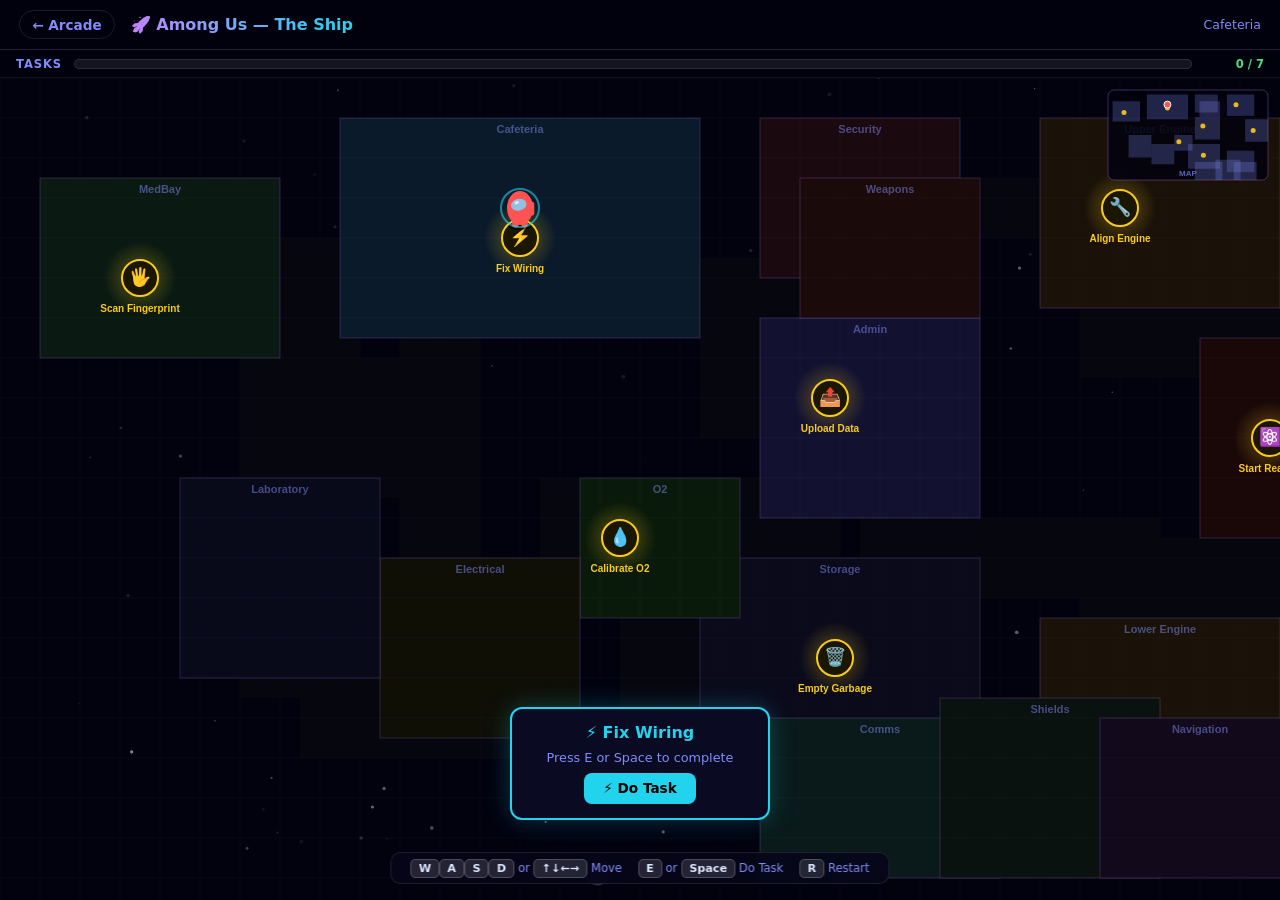
<file: among-us.html>
<!DOCTYPE html>
<html lang="en">
<head>
  <meta charset="UTF-8"/>
  <meta name="viewport" content="width=device-width,initial-scale=1.0"/>
  <title>Among Us — MightyMA Arcade</title>
  <link rel="icon" type="image/png" sizes="32x32" href="/favicon-32.png"/>
  <style>
    *,*::before,*::after{box-sizing:border-box;margin:0;padding:0}
    :root{--bg:#02020f;--surface:#06061a;--card:#0a0a22;--accent1:#c084fc;--accent2:#22d3ee;--accent3:#f87171;--accent4:#4ade80;--text:#dde6ff;--muted:#818cf8;}
    html,body{width:100%;height:100%;overflow:hidden;background:var(--bg);color:var(--text);font-family:'Segoe UI',system-ui,sans-serif}
    @keyframes twinkle{0%,100%{opacity:.3}50%{opacity:.9}}
    @keyframes pulse-task{0%,100%{box-shadow:0 0 0 0 rgba(250,204,21,.4)}50%{box-shadow:0 0 0 8px rgba(250,204,21,0)}}
    @keyframes slide-in{from{transform:translateX(-100%)}to{transform:translateX(0)}}
    @keyframes flash-win{0%,100%{background:var(--bg)}50%{background:rgba(74,222,128,.15)}}
    #topbar{position:fixed;top:0;left:0;right:0;height:50px;background:rgba(2,2,15,.92);backdrop-filter:blur(8px);border-bottom:1px solid rgba(192,132,252,.2);display:flex;align-items:center;padding:0 1.2rem;gap:1rem;z-index:100}
    .tb-back{text-decoration:none;color:var(--muted);font-size:.85rem;font-weight:700;display:flex;align-items:center;gap:.35rem;padding:.35rem .75rem;border-radius:999px;border:1px solid rgba(255,255,255,.1);transition:all .2s}
    .tb-back:hover{color:#fff;border-color:var(--accent1)}
    .tb-title{font-size:1rem;font-weight:900;background:linear-gradient(90deg,var(--accent1),var(--accent2));-webkit-background-clip:text;-webkit-text-fill-color:transparent;background-clip:text}
    .tb-spacer{flex:1}
    .tb-info{font-size:.78rem;color:var(--muted)}
    #taskbar{position:fixed;top:50px;left:0;right:0;height:28px;background:rgba(2,2,15,.88);border-bottom:1px solid rgba(255,255,255,.06);display:flex;align-items:center;padding:0 1rem;gap:.75rem;z-index:100}
    .tb-label{font-size:.72rem;font-weight:700;color:var(--muted);text-transform:uppercase;letter-spacing:.08em;white-space:nowrap}
    .task-bar-outer{flex:1;height:10px;background:rgba(255,255,255,.08);border-radius:999px;overflow:hidden;border:1px solid rgba(255,255,255,.1)}
    .task-bar-inner{height:100%;border-radius:999px;background:linear-gradient(90deg,var(--accent4),var(--accent2));transition:width .4s ease;width:0%}
    .task-count{font-size:.72rem;font-weight:700;color:var(--accent4);white-space:nowrap;min-width:60px;text-align:right}
    #gameCanvas{display:block;position:fixed;top:78px;left:0;right:0;bottom:0;cursor:none}
    #controlsHint{position:fixed;bottom:1rem;left:50%;transform:translateX(-50%);background:rgba(6,6,26,.88);border:1px solid rgba(255,255,255,.1);border-radius:10px;padding:.5rem 1.2rem;font-size:.72rem;color:var(--muted);display:flex;align-items:center;gap:1rem;z-index:100;backdrop-filter:blur(6px);white-space:nowrap;pointer-events:none}
    .ctrl-key{background:rgba(255,255,255,.12);border:1px solid rgba(255,255,255,.2);border-radius:5px;padding:.15rem .45rem;font-weight:700;color:var(--text);font-size:.7rem}
    #winOverlay{position:fixed;inset:0;background:rgba(2,2,15,.85);backdrop-filter:blur(8px);display:none;flex-direction:column;align-items:center;justify-content:center;gap:1.2rem;z-index:200}
    #winOverlay.show{display:flex}
    .win-icon{font-size:5rem}
    .win-title{font-size:2.5rem;font-weight:900;background:linear-gradient(90deg,var(--accent4),var(--accent2));-webkit-background-clip:text;-webkit-text-fill-color:transparent;background-clip:text}
    .win-sub{font-size:1rem;color:var(--muted);text-align:center;max-width:400px;line-height:1.6}
    .win-btn{display:inline-flex;align-items:center;gap:.45rem;padding:.7rem 1.8rem;background:linear-gradient(90deg,var(--accent4),var(--accent2));color:#000;font-weight:800;font-size:.95rem;border:none;border-radius:999px;cursor:pointer;font-family:inherit;transition:all .2s;margin-top:.5rem}
    .win-btn:hover{transform:scale(1.05)}
    .win-home{display:inline-flex;align-items:center;gap:.35rem;padding:.55rem 1.4rem;background:transparent;border:2px solid rgba(255,255,255,.2);color:var(--muted);font-weight:700;font-size:.9rem;border-radius:999px;cursor:pointer;font-family:inherit;transition:all .2s}
    .win-home:hover{border-color:var(--accent1);color:#fff}
    #taskPopup{position:fixed;bottom:5rem;left:50%;transform:translateX(-50%);background:var(--card);border:2px solid var(--accent2);border-radius:12px;padding:.9rem 1.4rem;display:none;flex-direction:column;gap:.5rem;align-items:center;z-index:150;min-width:260px;box-shadow:0 0 24px rgba(34,211,238,.25)}
    #taskPopup.show{display:flex}
    .tp-name{font-size:1rem;font-weight:800;color:var(--accent2)}
    .tp-hint{font-size:.8rem;color:var(--muted)}
    .tp-btn{background:var(--accent2);color:#000;border:none;border-radius:8px;font-size:.85rem;font-weight:800;padding:.45rem 1.2rem;cursor:pointer;font-family:inherit;transition:all .2s}
    .tp-btn:hover{background:#5eead4}
  </style>
</head>
<body>
<div id="topbar">
  <a class="tb-back" href="index.html">← Arcade</a>
  <div class="tb-title">🚀 Among Us — The Ship</div>
  <div class="tb-spacer"></div>
  <div class="tb-info" id="roomName">Cafeteria</div>
</div>
<div id="taskbar">
  <div class="tb-label">Tasks</div>
  <div class="task-bar-outer"><div class="task-bar-inner" id="taskBarInner"></div></div>
  <div class="task-count" id="taskCountEl">0 / 7</div>
</div>
<canvas id="gameCanvas"></canvas>
<div id="controlsHint">
  <span><span class="ctrl-key">W</span><span class="ctrl-key">A</span><span class="ctrl-key">S</span><span class="ctrl-key">D</span> or <span class="ctrl-key">↑↓←→</span> Move</span>
  <span><span class="ctrl-key">E</span> or <span class="ctrl-key">Space</span> Do Task</span>
  <span><span class="ctrl-key">R</span> Restart</span>
</div>
<div id="taskPopup">
  <div class="tp-name" id="tpName">Fix Wiring</div>
  <div class="tp-hint">Press E or Space to complete</div>
  <button class="tp-btn" onclick="doTask()">⚡ Do Task</button>
</div>
<div id="winOverlay">
  <div class="win-icon">✅</div>
  <div class="win-title">All Tasks Complete!</div>
  <div class="win-sub">The ship is safe! The crewmates win. No impostor could stop you.</div>
  <div style="display:flex;gap:.75rem;flex-wrap:wrap;justify-content:center">
    <button class="win-btn" onclick="restartGame()">🔄 Play Again</button>
    <button class="win-home" onclick="window.location.href='index.html'">🏠 Back to Arcade</button>
  </div>
</div>
<script>
// FIX: roundRect polyfill for browsers that don't support it natively
if(!CanvasRenderingContext2D.prototype.roundRect){
  CanvasRenderingContext2D.prototype.roundRect=function(x,y,w,h,r){
    var radius=Array.isArray(r)?r[0]:(r||0);
    this.beginPath();
    this.moveTo(x+radius,y);
    this.lineTo(x+w-radius,y);
    this.quadraticCurveTo(x+w,y,x+w,y+radius);
    this.lineTo(x+w,y+h-radius);
    this.quadraticCurveTo(x+w,y+h,x+w-radius,y+h);
    this.lineTo(x+radius,y+h);
    this.quadraticCurveTo(x,y+h,x,y+h-radius);
    this.lineTo(x,y+radius);
    this.quadraticCurveTo(x,y,x+radius,y);
    this.closePath();
    return this;
  };
}
const PLAYER_SPEED=2.8,PLAYER_RADIUS=13,TASK_RADIUS=18,TOTAL_TASKS=7,MAP_W=1400,MAP_H=800;
const ROOMS=[{name:'Cafeteria',x:340,y:40,w:360,h:220,color:'#0a1a2a'},{name:'MedBay',x:40,y:100,w:240,h:180,color:'#0a1a12'},{name:'Security',x:760,y:40,w:200,h:160,color:'#1a0a10'},{name:'Upper Engine',x:1040,y:40,w:240,h:190,color:'#1a1208'},{name:'Reactor',x:1200,y:260,w:200,h:200,color:'#1a0808'},{name:'Lower Engine',x:1040,y:540,w:240,h:190,color:'#1a1208'},{name:'Storage',x:700,y:480,w:280,h:220,color:'#0a0a1a'},{name:'Admin',x:760,y:240,w:220,h:200,color:'#121230'},{name:'Comms',x:760,y:640,w:240,h:160,color:'#0a1a1a'},{name:'Shields',x:940,y:620,w:220,h:180,color:'#0a1210'},{name:'Navigation',x:1100,y:640,w:200,h:160,color:'#120a1a'},{name:'Weapons',x:800,y:100,w:180,h:140,color:'#1a0a0a'},{name:'O2',x:580,y:400,w:160,h:140,color:'#0a1a0a'},{name:'Electrical',x:380,y:480,w:200,h:180,color:'#0f0f06'},{name:'Laboratory',x:180,y:400,w:200,h:200,color:'#080a1a'}];
const HALLS=[{x:400,y:260,w:80,h:220},{x:580,y:200,w:180,h:60},{x:700,y:180,w:120,h:180},{x:540,y:400,w:220,h:80},{x:280,y:160,w:120,h:80},{x:240,y:160,w:120,h:260},{x:280,y:280,w:120,h:140},{x:880,y:100,w:160,h:60},{x:940,y:100,w:160,h:60},{x:1080,y:200,w:200,h:100},{x:1200,y:200,w:80,h:300},{x:1080,y:460,w:200,h:120},{x:860,y:440,w:300,h:80},{x:860,y:520,w:100,h:160},{x:760,y:440,w:80,h:80},{x:300,y:580,w:100,h:100},{x:380,y:600,w:60,h:80},{x:440,y:540,w:80,h:140},{x:240,y:540,w:160,h:80},{x:620,y:540,w:100,h:160},{x:980,y:640,w:140,h:80},{x:1080,y:700,w:100,h:60}];
const PASSABLE=[...ROOMS,...HALLS];
let TASKS=[{name:'Fix Wiring',x:520,y:160,room:'Cafeteria',completed:false,emoji:'⚡'},{name:'Upload Data',x:830,y:320,room:'Admin',completed:false,emoji:'📤'},{name:'Scan Fingerprint',x:140,y:200,room:'MedBay',completed:false,emoji:'🖐️'},{name:'Empty Garbage',x:835,y:580,room:'Storage',completed:false,emoji:'🗑️'},{name:'Start Reactor',x:1270,y:360,room:'Reactor',completed:false,emoji:'⚛️'},{name:'Align Engine',x:1120,y:130,room:'Upper Engine',completed:false,emoji:'🔧'},{name:'Calibrate O2',x:620,y:460,room:'O2',completed:false,emoji:'💧'}];
const STARS=Array.from({length:200},()=>({x:Math.random()*MAP_W,y:Math.random()*MAP_H,r:Math.random()*1.5+0.5,alpha:Math.random()*0.5+0.1,ts:Math.random()*0.02+0.005,to:Math.random()*Math.PI*2}));
const ASTEROIDS=Array.from({length:8},()=>({x:Math.random()*MAP_W,y:Math.random()*MAP_H,r:Math.random()*8+4,vx:(Math.random()-.5)*.3,vy:(Math.random()-.5)*.3,rot:Math.random()*Math.PI*2,rs:(Math.random()-.5)*.01}));
let player={x:520,y:130,color:'#ff5252',visorColor:'#7dd3fc',speed:PLAYER_SPEED,r:PLAYER_RADIUS,facingRight:true};
const KEYS={};
document.addEventListener('keydown',e=>{KEYS[e.key.toLowerCase()]=true;if((e.key==='e'||e.key===' ')&&nearTask){e.preventDefault();doTask();}if(e.key==='r'||e.key==='R')restartGame();});
document.addEventListener('keyup',e=>{KEYS[e.key.toLowerCase()]=false;});
const canvas=document.getElementById('gameCanvas');
const ctx=canvas.getContext('2d');
let camX=0,camY=0,nearTask=null,gameWon=false,tasksDone=0,frameCount=0;
function resize(){canvas.width=window.innerWidth;canvas.height=window.innerHeight-78;}
window.addEventListener('resize',resize);resize();
function isPassable(x,y){for(const a of PASSABLE){if(x>=a.x+PLAYER_RADIUS&&x<=a.x+a.w-PLAYER_RADIUS&&y>=a.y+PLAYER_RADIUS&&y<=a.y+a.h-PLAYER_RADIUS)return true;}return false;}
function getRoomName(x,y){for(const r of ROOMS){if(x>=r.x&&x<=r.x+r.w&&y>=r.y&&y<=r.y+r.h)return r.name;}return 'Hallway';}
function update(){
  if(gameWon)return;frameCount++;
  for(const a of ASTEROIDS){a.x+=a.vx;a.y+=a.vy;a.rot+=a.rs;if(a.x<-50)a.x=MAP_W+50;if(a.x>MAP_W+50)a.x=-50;if(a.y<-50)a.y=MAP_H+50;if(a.y>MAP_H+50)a.y=-50;}
  let dx=0,dy=0;
  if(KEYS['arrowleft']||KEYS['a'])dx-=player.speed;
  if(KEYS['arrowright']||KEYS['d'])dx+=player.speed;
  if(KEYS['arrowup']||KEYS['w'])dy-=player.speed;
  if(KEYS['arrowdown']||KEYS['s'])dy+=player.speed;
  if(dx&&dy){dx*=0.707;dy*=0.707;}
  if(dx>0)player.facingRight=true;if(dx<0)player.facingRight=false;
  if(isPassable(player.x+dx,player.y))player.x+=dx;
  if(isPassable(player.x,player.y+dy))player.y+=dy;
  player.x=Math.max(0,Math.min(MAP_W,player.x));player.y=Math.max(0,Math.min(MAP_H,player.y));
  camX=Math.max(0,Math.min(MAP_W-canvas.width,player.x-canvas.width/2));
  camY=Math.max(0,Math.min(MAP_H-canvas.height,player.y-canvas.height/2));
  nearTask=null;
  for(const t of TASKS){if(t.completed)continue;if(Math.hypot(player.x-t.x,player.y-t.y)<TASK_RADIUS+PLAYER_RADIUS+12){nearTask=t;break;}}
  document.getElementById('roomName').textContent=getRoomName(player.x,player.y);
  const popup=document.getElementById('taskPopup');
  if(nearTask){document.getElementById('tpName').textContent=nearTask.emoji+' '+nearTask.name;popup.classList.add('show');}
  else{popup.classList.remove('show');}
}
function drawCrewed(x,y,color,visorColor,facingRight,r){
  ctx.save();ctx.translate(x,y);if(!facingRight)ctx.scale(-1,1);
  ctx.beginPath();ctx.ellipse(0,0,r,r*1.3,0,0,Math.PI*2);ctx.fillStyle=color;ctx.fill();
  ctx.beginPath();ctx.roundRect(r*.5,-r*.5,r*.6,r*1.1,[3]);ctx.fillStyle=color;ctx.fill();
  ctx.beginPath();ctx.ellipse(-r*.1,-r*.25,r*.6,r*.45,-0.2,0,Math.PI*2);ctx.fillStyle=visorColor;ctx.globalAlpha=0.85;ctx.fill();ctx.globalAlpha=1;
  ctx.beginPath();ctx.ellipse(-r*.25,-r*.4,r*.18,r*.12,-0.3,0,Math.PI*2);ctx.fillStyle='rgba(255,255,255,0.7)';ctx.fill();
  ctx.fillStyle=color;
  ctx.beginPath();ctx.roundRect(-r*.6,r*.9,r*.5,r*.6,[3]);ctx.fill();
  ctx.beginPath();ctx.roundRect(r*.1,r*.9,r*.5,r*.6,[3]);ctx.fill();
  ctx.restore();
}
function drawTask(t){
  const sx=t.x-camX,sy=t.y-camY;
  if(sx<-50||sx>canvas.width+50||sy<-50||sy>canvas.height+50)return;
  const g=ctx.createRadialGradient(sx,sy,0,sx,sy,TASK_RADIUS*2);
  g.addColorStop(0,'rgba(250,204,21,0.35)');g.addColorStop(1,'rgba(250,204,21,0)');
  ctx.beginPath();ctx.arc(sx,sy,TASK_RADIUS*2,0,Math.PI*2);ctx.fillStyle=g;ctx.fill();
  const p=0.6+0.4*Math.sin(frameCount*0.05);
  ctx.beginPath();ctx.arc(sx,sy,TASK_RADIUS*p+TASK_RADIUS*.3,0,Math.PI*2);ctx.strokeStyle=`rgba(250,204,21,${0.4*p})`;ctx.lineWidth=2;ctx.stroke();
  ctx.beginPath();ctx.arc(sx,sy,TASK_RADIUS,0,Math.PI*2);ctx.fillStyle='#1a1600';ctx.fill();ctx.strokeStyle='#facc15';ctx.lineWidth=2;ctx.stroke();
  ctx.font=`${TASK_RADIUS}px serif`;ctx.textAlign='center';ctx.textBaseline='middle';ctx.fillText(t.emoji,sx,sy);
  ctx.font='bold 10px Segoe UI,sans-serif';ctx.fillStyle='#facc15';ctx.textAlign='center';ctx.fillText(t.name,sx,sy+TASK_RADIUS+13);
}
function draw(){
  ctx.fillStyle='#02020f';ctx.fillRect(0,0,canvas.width,canvas.height);
  for(const s of STARS){
    const sx=s.x-camX,sy=s.y-camY;
    if(sx<0||sx>canvas.width||sy<0||sy>canvas.height)continue;
    const tw=s.alpha*(0.5+0.5*Math.sin(frameCount*s.ts+s.to));
    ctx.globalAlpha=tw;ctx.beginPath();ctx.arc(sx,sy,s.r,0,Math.PI*2);ctx.fillStyle='#ffffff';ctx.fill();ctx.globalAlpha=1;
  }
  for(const a of ASTEROIDS){
    const sx=a.x-camX,sy=a.y-camY;
    ctx.save();ctx.translate(sx,sy);ctx.rotate(a.rot);
    ctx.beginPath();ctx.arc(0,0,a.r,0,Math.PI*2);ctx.fillStyle='#1a1025';ctx.strokeStyle='rgba(192,132,252,0.25)';ctx.lineWidth=1;ctx.fill();ctx.stroke();
    ctx.restore();
  }
  for(const h of HALLS){ctx.fillStyle='#06060f';ctx.fillRect(h.x-camX,h.y-camY,h.w,h.h);}
  for(const r of ROOMS){
    const sx=r.x-camX,sy=r.y-camY;
    ctx.fillStyle=r.color||'#0a0a1a';ctx.fillRect(sx,sy,r.w,r.h);
    ctx.strokeStyle='rgba(192,132,252,0.2)';ctx.lineWidth=1;ctx.strokeRect(sx,sy,r.w,r.h);
    ctx.font='bold 11px Segoe UI,sans-serif';ctx.fillStyle='rgba(129,140,248,0.5)';ctx.textAlign='center';ctx.textBaseline='top';ctx.fillText(r.name,sx+r.w/2,sy+6);
  }
  ctx.globalAlpha=0.06;ctx.strokeStyle='#818cf8';ctx.lineWidth=0.5;
  const gs=40;
  for(let gx=Math.floor(camX/gs)*gs;gx<camX+canvas.width;gx+=gs){ctx.beginPath();ctx.moveTo(gx-camX,0);ctx.lineTo(gx-camX,canvas.height);ctx.stroke();}
  for(let gy=Math.floor(camY/gs)*gs;gy<camY+canvas.height;gy+=gs){ctx.beginPath();ctx.moveTo(0,gy-camY);ctx.lineTo(canvas.width,gy-camY);ctx.stroke();}
  ctx.globalAlpha=1;
  for(const t of TASKS){
    if(!t.completed){drawTask(t);continue;}
    const sx=t.x-camX,sy=t.y-camY;
    if(sx<-30||sx>canvas.width+30||sy<-30||sy>canvas.height+30)continue;
    ctx.beginPath();ctx.arc(sx,sy,TASK_RADIUS,0,Math.PI*2);ctx.fillStyle='rgba(74,222,128,0.15)';ctx.fill();
    ctx.strokeStyle='rgba(74,222,128,0.5)';ctx.lineWidth=1.5;ctx.stroke();
    ctx.font=`${TASK_RADIUS}px serif`;ctx.textAlign='center';ctx.textBaseline='middle';ctx.globalAlpha=0.5;ctx.fillText('✅',sx,sy);ctx.globalAlpha=1;
  }
  const px=player.x-camX,py=player.y-camY;
  ctx.beginPath();ctx.ellipse(px,py+player.r*1.4,player.r*.9,player.r*.3,0,0,Math.PI*2);ctx.fillStyle='rgba(0,0,0,0.5)';ctx.fill();
  drawCrewed(px,py,player.color,player.visorColor,player.facingRight,player.r);
  if(nearTask){ctx.beginPath();ctx.arc(px,py,player.r+6,0,Math.PI*2);ctx.strokeStyle='rgba(34,211,238,0.6)';ctx.lineWidth=2;ctx.stroke();}
  // Minimap
  const mmW=160,mmH=90,mmX=canvas.width-mmW-12,mmY=12,scX=mmW/MAP_W,scY=mmH/MAP_H;
  ctx.fillStyle='rgba(2,2,15,0.85)';ctx.beginPath();ctx.roundRect(mmX,mmY,mmW,mmH,[6]);ctx.fill();
  ctx.strokeStyle='rgba(192,132,252,0.3)';ctx.lineWidth=1;ctx.stroke();
  for(const r of ROOMS){ctx.fillStyle='rgba(129,140,248,0.25)';ctx.fillRect(mmX+r.x*scX,mmY+r.y*scY,r.w*scX,r.h*scY);}
  for(const t of TASKS){ctx.beginPath();ctx.arc(mmX+t.x*scX,mmY+t.y*scY,2.5,0,Math.PI*2);ctx.fillStyle=t.completed?'rgba(74,222,128,0.8)':'rgba(250,204,21,0.9)';ctx.fill();}
  ctx.beginPath();ctx.arc(mmX+player.x*scX,mmY+player.y*scY,3.5,0,Math.PI*2);ctx.fillStyle=player.color;ctx.fill();
  ctx.strokeStyle='#fff';ctx.lineWidth=1;ctx.stroke();
  ctx.font='bold 8px Segoe UI,sans-serif';ctx.fillStyle='rgba(129,140,248,0.7)';ctx.textAlign='center';ctx.textBaseline='bottom';ctx.fillText('MAP',mmX+mmW/2,mmY+mmH-2);
}
function doTask(){
  if(!nearTask||nearTask.completed)return;
  nearTask.completed=true;tasksDone++;nearTask=null;
  document.getElementById('taskPopup').classList.remove('show');
  const pct=(tasksDone/TOTAL_TASKS)*100;
  document.getElementById('taskBarInner').style.width=pct+'%';
  document.getElementById('taskCountEl').textContent=tasksDone+' / '+TOTAL_TASKS;
  if(tasksDone>=TOTAL_TASKS){gameWon=true;setTimeout(()=>document.getElementById('winOverlay').classList.add('show'),400);}
}
function restartGame(){
  gameWon=false;tasksDone=0;
  TASKS.forEach(t=>t.completed=false);
  player.x=520;player.y=130;
  document.getElementById('taskBarInner').style.width='0%';
  document.getElementById('taskCountEl').textContent='0 / '+TOTAL_TASKS;
  document.getElementById('winOverlay').classList.remove('show');
}
function loop(){update();draw();requestAnimationFrame(loop);}
loop();
</script>
</body>
</html>
</file>
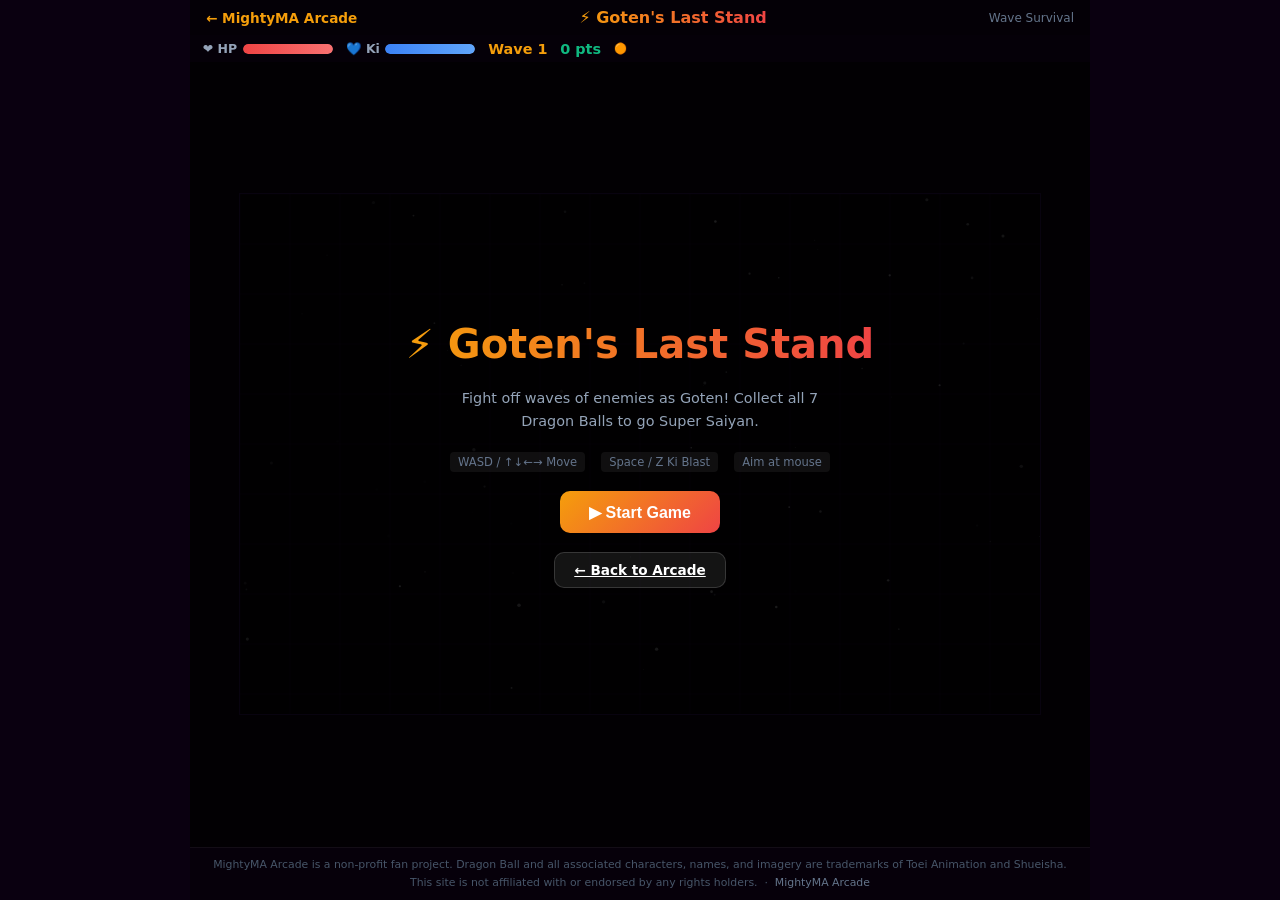
<file: mystery.html>
<!DOCTYPE html>
<html lang="en">
<head>
<meta charset="UTF-8"/>
<meta name="viewport" content="width=device-width,initial-scale=1.0,maximum-scale=1.0,user-scalable=no"/>
<title>Goten's Last Stand | MightyMA Arcade</title>
<style>
*{margin:0;padding:0;box-sizing:border-box}
body{background:#0a0010;color:#fff;font-family:'Segoe UI',system-ui,sans-serif;overflow:hidden;height:100dvh;display:flex;flex-direction:column;align-items:center;justify-content:flex-start}
#topbar{width:100%;max-width:900px;display:flex;align-items:center;justify-content:space-between;padding:.5rem 1rem;background:rgba(0,0,0,.6);flex-shrink:0;z-index:10}
.back-link{color:#f59e0b;text-decoration:none;font-weight:700;font-size:.85rem}
.back-link:hover{color:#fbbf24}
#topbar h1{font-size:1rem;font-weight:900;background:linear-gradient(90deg,#f59e0b,#ef4444);-webkit-background-clip:text;-webkit-text-fill-color:transparent;background-clip:text}
#hud{width:100%;max-width:900px;padding:.35rem .8rem;display:flex;align-items:center;gap:.8rem;flex-wrap:wrap;background:rgba(0,0,0,.5);flex-shrink:0;z-index:10}
.hud-item{display:flex;align-items:center;gap:.35rem;font-size:.78rem;font-weight:700}
.bar-bg{width:90px;height:10px;background:rgba(255,255,255,.1);border-radius:5px;overflow:hidden}
.bar-fill{height:100%;border-radius:5px;transition:width .1s}
#hpFill{background:linear-gradient(90deg,#ef4444,#f87171)}
#kiFill{background:linear-gradient(90deg,#3b82f6,#60a5fa)}
#ssjFill{background:linear-gradient(90deg,#f59e0b,#fde68a);display:none}
.hud-label{color:#94a3b8}
#waveLabel{color:#f59e0b;font-size:.9rem}
#scoreLabel{color:#10b981;font-size:.9rem}
#dragonBalls{display:flex;gap:3px;align-items:center}
.db-icon{width:14px;height:14px;border-radius:50%;background:#444;border:1px solid #666;transition:all .3s}
.db-icon.collected{background:radial-gradient(circle at 35% 35%,#fde68a,#f59e0b);border-color:#f59e0b;box-shadow:0 0 4px #f59e0b}
#ssjTimer{color:#f59e0b;font-weight:900;display:none}
#canvasWrap{position:relative;width:100%;max-width:900px;flex:1;min-height:0;display:flex;align-items:center;justify-content:center}
canvas{display:block;max-width:100%;max-height:100%;border:1px solid rgba(124,58,237,.3);image-rendering:pixelated}
.screen{position:absolute;inset:0;display:flex;flex-direction:column;align-items:center;justify-content:center;gap:1.2rem;background:rgba(0,0,0,.82);z-index:20;padding:1.5rem;text-align:center}
.screen.hidden{display:none}
.screen h2{font-size:clamp(1.4rem,5vw,2.5rem);font-weight:900;background:linear-gradient(90deg,#f59e0b,#ef4444);-webkit-background-clip:text;-webkit-text-fill-color:transparent;background-clip:text}
.screen p{color:#94a3b8;font-size:.9rem;max-width:380px;line-height:1.6}
.btn-game{background:linear-gradient(135deg,#f59e0b,#ef4444);color:#fff;border:none;border-radius:10px;font-size:1rem;font-weight:800;padding:.7rem 1.8rem;cursor:pointer;transition:all .2s}
.btn-game:hover{transform:scale(1.05);box-shadow:0 0 20px rgba(245,158,11,.5)}
.btn-game.secondary{background:rgba(255,255,255,.08);border:1px solid rgba(255,255,255,.15);font-size:.85rem;padding:.55rem 1.2rem}
.btn-game.secondary:hover{background:rgba(255,255,255,.15)}
.stat-row{display:flex;gap:2rem;justify-content:center;flex-wrap:wrap}
.stat-box{background:rgba(255,255,255,.05);border:1px solid rgba(255,255,255,.1);border-radius:10px;padding:.7rem 1.2rem;min-width:110px}
.stat-val{font-size:1.5rem;font-weight:900;color:#f59e0b}
.stat-lbl{font-size:.72rem;color:#94a3b8;text-transform:uppercase;letter-spacing:.06em;margin-top:.15rem}
.controls-hint{font-size:.72rem;color:#64748b;display:flex;gap:1rem;flex-wrap:wrap;justify-content:center}
.controls-hint span{background:rgba(255,255,255,.06);padding:.2rem .5rem;border-radius:4px}
#mobileControls{display:none;position:absolute;bottom:12px;left:0;right:0;z-index:15;pointer-events:none;padding:0 12px}
@media(max-width:640px),(pointer:coarse){
 #mobileControls{display:flex;justify-content:space-between;align-items:flex-end}
 .controls-hint{display:none}
}
#joystickWrap{width:100px;height:100px;background:rgba(255,255,255,.06);border:2px solid rgba(255,255,255,.12);border-radius:50%;position:relative;pointer-events:all;touch-action:none;flex-shrink:0}
#joystickKnob{width:40px;height:40px;background:radial-gradient(circle,rgba(245,158,11,.8),rgba(239,68,68,.6));border-radius:50%;position:absolute;top:50%;left:50%;transform:translate(-50%,-50%);pointer-events:none;box-shadow:0 0 12px rgba(245,158,11,.5)}
#shootBtn{width:70px;height:70px;background:radial-gradient(circle,rgba(59,130,246,.8),rgba(124,58,237,.8));border:2px solid rgba(96,165,250,.5);border-radius:50%;pointer-events:all;touch-action:none;display:flex;align-items:center;justify-content:center;font-size:1.4rem;box-shadow:0 0 16px rgba(59,130,246,.4);flex-shrink:0}
#shootBtn:active{transform:scale(.93);box-shadow:0 0 24px rgba(59,130,246,.7)}
</style>
</head>
<body>
<div id="topbar">
 <a class="back-link" href="index.html">← MightyMA Arcade</a>
 <h1>⚡ Goten's Last Stand</h1>
 <span style="font-size:.75rem;color:#64748b">Wave Survival</span>
</div>
<div id="hud">
 <div class="hud-item"><span class="hud-label">❤️ HP</span><div class="bar-bg"><div class="bar-fill" id="hpFill" style="width:100%"></div></div></div>
 <div class="hud-item"><span class="hud-label">💙 Ki</span><div class="bar-bg"><div class="bar-fill" id="kiFill" style="width:100%"></div></div></div>
 <div class="hud-item" id="ssjBar" style="display:none"><span class="hud-label">⚡ SSJ</span><div class="bar-bg"><div class="bar-fill" id="ssjFill" style="width:100%;display:block"></div></div></div>
 <div class="hud-item" id="ssjTimer"></div>
 <div class="hud-item" id="waveLabel">Wave 1</div>
 <div class="hud-item" id="scoreLabel">0 pts</div>
 <div class="hud-item"><span class="hud-label" style="font-size:.65rem">🟠 </span><div id="dragonBalls"></div></div>
</div>
<div id="canvasWrap">
 <canvas id="game"></canvas>
 <div class="screen" id="menuScreen">
 <h2>⚡ Goten's Last Stand</h2>
 <p>Fight off waves of enemies as Goten! Collect all 7 Dragon Balls to go Super Saiyan.</p>
 <div class="controls-hint"><span>WASD / ↑↓←→ Move</span><span>Space / Z Ki Blast</span><span>Aim at mouse</span></div>
 <button class="btn-game" id="startBtn">▶ Start Game</button>
 <a href="index.html" class="btn-game secondary">← Back to Arcade</a>
 </div>
 <div class="screen hidden" id="waveClearScreen">
 <h2 id="waveClearTitle">Wave Clear!</h2>
 <p id="waveClearMsg">Enemies defeated. Prepare for the next wave!</p>
 <button class="btn-game" id="nextWaveBtn">Next Wave →</button>
 </div>
 <div class="screen hidden" id="gameOverScreen">
 <h2>⚠️ Game Over</h2>
 <div class="stat-row">
 <div class="stat-box"><div class="stat-val" id="goScore">0</div><div class="stat-lbl">Score</div></div>
 <div class="stat-box"><div class="stat-val" id="goWave">1</div><div class="stat-lbl">Wave</div></div>
 <div class="stat-box"><div class="stat-val" id="goKills">0</div><div class="stat-lbl">Kills</div></div>
 </div>
 <div id="goHiMsg" style="color:#f59e0b;font-weight:700;font-size:.9rem"></div>
 <button class="btn-game" id="retryBtn">🔄 Try Again</button>
 <a id="submitScoreLink" href="index.html#support" class="btn-game secondary">🏆 Submit Score</a>
 </div>
 <div id="mobileControls">
 <div id="joystickWrap"><div id="joystickKnob"></div></div>
 <button id="shootBtn">💥</button>
 </div>
</div>
<script>
const canvas=document.getElementById('game');
const ctx=canvas.getContext('2d');
const W=800,H=520;
canvas.width=W;canvas.height=H;
const PLAYER_SPEED=3.5;
const PLAYER_SSJ_SPEED=5.2;
const PLAYER_RADIUS=16;
const KI_MAX=100;
const KI_REGEN=8;
const KI_BLAST_COST=12;
const BLAST_SPEED=9;
const BLAST_RADIUS=8;
const BLAST_DMG=1;
const SSJ_BLAST_DMG=3;
const SSJ_DURATION=15000;
const DB_SPAWN_INTERVAL=25000;
const WAVE_PAUSE=3500;
const ENEMY_TYPES={
 saibaman:{name:'Saibaman',hp:3,dmg:12,speed:1.4,radius:14,pts:50,color:'#22c55e',darkColor:'#166534'},
 soldier:{name:'Soldier',hp:6,dmg:18,speed:1.9,radius:15,pts:100,color:'#3b82f6',darkColor:'#1e3a8a'},
 celljr:{name:'Cell Jr',hp:12,dmg:25,speed:2.3,radius:16,pts:200,color:'#a855f7',darkColor:'#581c87'},
 boss:{name:'BOSS',hp:40,dmg:35,speed:0.9,radius:28,pts:1000,color:'#ef4444',darkColor:'#7f1d1d'}
};
const WAVES=[
 [{type:'saibaman',count:5}],
 [{type:'saibaman',count:7},{type:'soldier',count:2}],
 [{type:'saibaman',count:5},{type:'soldier',count:5}],
 [{type:'soldier',count:4},{type:'celljr',count:3}],
 [{type:'boss',count:1},{type:'saibaman',count:6}],
 [{type:'celljr',count:5},{type:'soldier',count:6}],
 [{type:'boss',count:1},{type:'celljr',count:4},{type:'soldier',count:4}],
 [{type:'boss',count:2},{type:'celljr',count:6}],
];
let state='menu';
let player=null,enemies=[],blasts=[],particles=[],powerups=[],dragonBalls=[];
let score,kills,waveNum,dbCollected;
let keys={};
let mouse={x:W/2,y:H/2};
let lastTime=0;
let kiTimer=0;
let spawnTimer=0;
let dbTimer=0;
let waveTimer=0;
let ssjActive=false,ssjTimer2=0;
let mobileShoot=false;
let joystick={active:false,dx:0,dy:0};
let hiScore=parseInt(localStorage.getItem('mma_goten_hi')||'0');
let blastCooldown=0;
let pendingSpawns=0;
let bgStars=[];
for(let i=0;i<80;i++)bgStars.push({x:Math.random()*W,y:Math.random()*H,r:Math.random()*1.5+.3,twinkle:Math.random()*Math.PI*2});
function initGame(){
 player={x:W/2,y:H/2,hp:100,maxHp:100,ki:KI_MAX,radius:PLAYER_RADIUS,invincible:0};
 enemies=[];blasts=[];particles=[];powerups=[];dragonBalls=[];
 score=0;kills=0;waveNum=1;dbCollected=0;
 ssjActive=false;ssjTimer2=0;kiTimer=0;dbTimer=0;blastCooldown=0;pendingSpawns=0;
 spawnWave(waveNum);
 updateHUD();
 renderDBIcons();
}
function spawnWave(n){
 const wDef=WAVES[Math.min(n-1,WAVES.length-1)];
 const extraScale=Math.max(1,n-WAVES.length+1);
 wDef.forEach(group=>{
 const count=group.count+Math.floor((extraScale-1)*group.count*0.5);
 for(let i=0;i<count;i++){pendingSpawns++;setTimeout(()=>{spawnEnemy(group.type);pendingSpawns--;},i*220);}
 });
 if(n%3===0&&dbCollected<7){setTimeout(()=>spawnDragonBall(),1500);}
}
function spawnEnemy(type){
 const t=ENEMY_TYPES[type];
 let x,y;
 const edge=Math.floor(Math.random()*4);
 if(edge===0){x=Math.random()*W;y=-30;}
 else if(edge===1){x=W+30;y=Math.random()*H;}
 else if(edge===2){x=Math.random()*W;y=H+30;}
 else{x=-30;y=Math.random()*H;}
 enemies.push({type,x,y,hp:t.hp,maxHp:t.hp,speed:t.speed,radius:t.radius,dmg:t.dmg,pts:t.pts,color:t.color,darkColor:t.darkColor,angle:0,hitFlash:0,wobble:Math.random()*Math.PI*2});
}
function spawnDragonBall(){
 dragonBalls.push({x:60+Math.random()*(W-120),y:60+Math.random()*(H-120),radius:12,pulse:0});
}
function drawBackground(dt){
 ctx.fillStyle='#050008';ctx.fillRect(0,0,W,H);
 bgStars.forEach(s=>{s.twinkle+=dt*1.5;const a=0.3+Math.sin(s.twinkle)*0.3;ctx.fillStyle=`rgba(255,255,255,${a})`;ctx.beginPath();ctx.arc(s.x,s.y,s.r,0,Math.PI*2);ctx.fill();});
 ctx.strokeStyle='rgba(124,58,237,0.08)';ctx.lineWidth=1;
 for(let gx=0;gx<W;gx+=50){ctx.beginPath();ctx.moveTo(gx,0);ctx.lineTo(gx,H);ctx.stroke();}
 for(let gy=0;gy<H;gy+=50){ctx.beginPath();ctx.moveTo(0,gy);ctx.lineTo(W,gy);ctx.stroke();}
}
function drawGoten(x,y,ssj){
 ctx.save();ctx.translate(x,y);
 const skin='#fde68a';
 const hairCol=ssj?'#fde047':'#111827';
 const hairShd=ssj?'#f59e0b':'#000000';
 const giCol=ssj?'#1d4ed8':'#2563eb';
 const irisCol=ssj?'#38bdf8':'#1e3a8a';
 if(ssj){
 const ag=ctx.createRadialGradient(0,-12,5,0,-12,42);ag.addColorStop(0,'rgba(253,224,71,0.45)');ag.addColorStop(0.5,'rgba(245,158,11,0.2)');ag.addColorStop(1,'rgba(245,158,11,0)');ctx.fillStyle=ag;ctx.beginPath();ctx.ellipse(0,-12,38,46,0,0,Math.PI*2);ctx.fill();
 const ag2=ctx.createRadialGradient(0,-12,10,0,-12,20);ag2.addColorStop(0,'rgba(253,224,71,0)');ag2.addColorStop(1,'rgba(253,224,71,0.2)');ctx.fillStyle=ag2;ctx.beginPath();ctx.ellipse(0,-12,20,24,0,0,Math.PI*2);ctx.fill();
 }
 ctx.fillStyle=hairCol;
 if(ssj){ctx.beginPath();ctx.moveTo(-10,-21);ctx.lineTo(-22,-38);ctx.lineTo(-4,-26);ctx.fill();ctx.beginPath();ctx.moveTo(10,-21);ctx.lineTo(22,-38);ctx.lineTo(4,-26);ctx.fill();}
 else{ctx.beginPath();ctx.moveTo(-8,-23);ctx.lineTo(-17,-31);ctx.lineTo(-5,-26);ctx.fill();ctx.beginPath();ctx.moveTo(8,-23);ctx.lineTo(17,-31);ctx.lineTo(5,-26);ctx.fill();}
 ctx.fillStyle='#1e3a8a';ctx.fillRect(-9,16,8,8);ctx.fillRect(1,16,8,8);
 ctx.fillStyle='#2563eb';ctx.fillRect(-9,16,8,2);ctx.fillRect(1,16,8,2);
 ctx.fillStyle='#1e3a8a';ctx.fillRect(-8,9,6,8);ctx.fillRect(2,9,6,8);
 ctx.fillStyle=giCol;ctx.fillRect(-9,-8,18,18);
 ctx.fillStyle='#f0f9ff';ctx.beginPath();ctx.moveTo(-3,-8);ctx.lineTo(0,-3);ctx.lineTo(3,-8);ctx.fill();
 ctx.strokeStyle='rgba(0,0,0,0.12)';ctx.lineWidth=1;ctx.beginPath();ctx.moveTo(-4,-8);ctx.lineTo(-6,10);ctx.stroke();ctx.beginPath();ctx.moveTo(4,-8);ctx.lineTo(6,10);ctx.stroke();
 ctx.fillStyle='#1e3a8a';ctx.fillRect(-9,4,18,4);ctx.fillStyle='#e2e8f0';ctx.fillRect(-3,4,6,4);ctx.fillStyle='#1e3a8a';ctx.fillRect(-2,5,4,2);
 ctx.fillStyle=giCol;ctx.fillRect(-15,-8,6,13);ctx.fillRect(9,-8,6,13);
 ctx.fillStyle='rgba(0,0,0,0.1)';ctx.fillRect(-15,-8,2,13);ctx.fillRect(13,-8,2,13);
 ctx.fillStyle='#ea580c';ctx.fillRect(-15,2,6,3);ctx.fillRect(9,2,6,3);
 ctx.fillStyle=skin;ctx.beginPath();ctx.ellipse(-12,7,3,4,0.1,0,Math.PI*2);ctx.fill();ctx.beginPath();ctx.ellipse(12,7,3,4,-0.1,0,Math.PI*2);ctx.fill();
 ctx.strokeStyle='rgba(180,130,50,0.35)';ctx.lineWidth=0.8;ctx.beginPath();ctx.moveTo(-14,6);ctx.lineTo(-10,6);ctx.stroke();ctx.beginPath();ctx.moveTo(-14,8);ctx.lineTo(-10,8);ctx.stroke();ctx.beginPath();ctx.moveTo(10,6);ctx.lineTo(14,6);ctx.stroke();ctx.beginPath();ctx.moveTo(10,8);ctx.lineTo(14,8);ctx.stroke();
 ctx.fillStyle=skin;ctx.fillRect(-3,-10,6,4);
 ctx.fillStyle=skin;ctx.beginPath();ctx.ellipse(0,-18,10,11,0,0,Math.PI*2);ctx.fill();
 ctx.fillStyle='rgba(220,100,80,0.12)';ctx.beginPath();ctx.ellipse(-7,-15,3,2,0,0,Math.PI*2);ctx.fill();ctx.beginPath();ctx.ellipse(7,-15,3,2,0,0,Math.PI*2);ctx.fill();
 ctx.fillStyle=skin;ctx.beginPath();ctx.ellipse(-10,-17,2,2.5,0.2,0,Math.PI*2);ctx.fill();ctx.beginPath();ctx.ellipse(10,-17,2,2.5,-0.2,0,Math.PI*2);ctx.fill();
 ctx.fillStyle=hairCol;
 if(ssj){
 ctx.beginPath();ctx.ellipse(0,-25,11,7,0,0,Math.PI*2);ctx.fill();
 ctx.beginPath();ctx.moveTo(-6,-28);ctx.lineTo(0,-52);ctx.lineTo(6,-28);ctx.fill();
 ctx.beginPath();ctx.moveTo(-9,-26);ctx.lineTo(-16,-47);ctx.lineTo(-2,-29);ctx.fill();
 ctx.beginPath();ctx.moveTo(9,-26);ctx.lineTo(16,-47);ctx.lineTo(2,-29);ctx.fill();
 ctx.beginPath();ctx.moveTo(-5,-29);ctx.lineTo(-8,-43);ctx.lineTo(0,-29);ctx.fill();
 ctx.beginPath();ctx.moveTo(5,-29);ctx.lineTo(8,-43);ctx.lineTo(2,-30);ctx.fill();
 ctx.fillStyle=hairShd;ctx.globalAlpha=0.22;ctx.beginPath();ctx.moveTo(-5,-28);ctx.lineTo(-1,-50);ctx.lineTo(1,-28);ctx.fill();ctx.beginPath();ctx.moveTo(-8,-26);ctx.lineTo(-14,-45);ctx.lineTo(-4,-28);ctx.fill();ctx.globalAlpha=1;
 ctx.fillStyle='#fef9c3';ctx.globalAlpha=0.65;ctx.beginPath();ctx.moveTo(-1.5,-29);ctx.lineTo(0,-50);ctx.lineTo(1.5,-29);ctx.fill();ctx.globalAlpha=1;
 }else{
 ctx.beginPath();ctx.ellipse(0,-25,10,7,0,0,Math.PI*2);ctx.fill();
 ctx.beginPath();ctx.moveTo(-6,-28);ctx.lineTo(-3,-39);ctx.lineTo(4,-28);ctx.fill();
 ctx.beginPath();ctx.moveTo(-2,-30);ctx.lineTo(2,-40);ctx.lineTo(7,-27);ctx.fill();
 ctx.beginPath();ctx.moveTo(6,-26);ctx.lineTo(12,-36);ctx.lineTo(10,-23);ctx.fill();
 ctx.beginPath();ctx.moveTo(9,-22);ctx.lineTo(14,-28);ctx.lineTo(12,-20);ctx.fill();
 ctx.beginPath();ctx.moveTo(-6,-27);ctx.lineTo(-12,-35);ctx.lineTo(-8,-24);ctx.fill();
 ctx.beginPath();ctx.moveTo(-4,-24);ctx.lineTo(-6,-20);ctx.lineTo(-1,-22);ctx.fill();
 ctx.beginPath();ctx.moveTo(3,-24);ctx.lineTo(5,-20);ctx.lineTo(8,-22);ctx.fill();
 ctx.fillStyle=hairShd;ctx.globalAlpha=0.35;ctx.beginPath();ctx.moveTo(-5,-28);ctx.lineTo(-3,-37);ctx.lineTo(1,-28);ctx.fill();ctx.globalAlpha=1;
 ctx.fillStyle='#374151';ctx.globalAlpha=0.45;ctx.beginPath();ctx.moveTo(-2,-29);ctx.lineTo(-1,-37);ctx.lineTo(1,-29);ctx.fill();ctx.globalAlpha=1;
 }
 ctx.strokeStyle=ssj?'#92400e':'#111827';ctx.lineWidth=2;ctx.lineCap='round';
 ctx.beginPath();ctx.moveTo(-7,-22);ctx.lineTo(-3,-21);ctx.stroke();ctx.beginPath();ctx.moveTo(7,-22);ctx.lineTo(3,-21);ctx.stroke();
 ctx.fillStyle='#ffffff';ctx.beginPath();ctx.ellipse(-4,-18,3.2,2.5,0,0,Math.PI*2);ctx.fill();ctx.beginPath();ctx.ellipse(4,-18,3.2,2.5,0,0,Math.PI*2);ctx.fill();
 ctx.fillStyle='rgba(0,0,0,0.1)';ctx.beginPath();ctx.ellipse(-4,-19.5,3.2,1.1,0,0,Math.PI*2);ctx.fill();ctx.beginPath();ctx.ellipse(4,-19.5,3.2,1.1,0,0,Math.PI*2);ctx.fill();
 ctx.fillStyle=irisCol;ctx.beginPath();ctx.arc(-4,-18,2.0,0,Math.PI*2);ctx.fill();ctx.beginPath();ctx.arc(4,-18,2.0,0,Math.PI*2);ctx.fill();
 ctx.fillStyle='#000';ctx.beginPath();ctx.arc(-4,-18,1.1,0,Math.PI*2);ctx.fill();ctx.beginPath();ctx.arc(4,-18,1.1,0,Math.PI*2);ctx.fill();
 ctx.fillStyle='rgba(255,255,255,0.9)';ctx.beginPath();ctx.arc(-3.3,-18.7,0.6,0,Math.PI*2);ctx.fill();ctx.beginPath();ctx.arc(4.7,-18.7,0.6,0,Math.PI*2);ctx.fill();
 ctx.strokeStyle='rgba(160,100,50,0.45)';ctx.lineWidth=0.9;ctx.lineCap='round';
 ctx.beginPath();ctx.moveTo(-1.5,-14);ctx.quadraticCurveTo(-2.5,-13,-2,-12);ctx.stroke();
 ctx.beginPath();ctx.moveTo(1.5,-14);ctx.quadraticCurveTo(2.5,-13,2,-12);ctx.stroke();
 ctx.strokeStyle='rgba(130,70,30,0.7)';ctx.lineWidth=1.2;ctx.lineCap='round';
 if(ssj){ctx.beginPath();ctx.moveTo(-3,-10);ctx.lineTo(3,-10);ctx.stroke();ctx.strokeStyle='rgba(130,70,30,0.3)';ctx.beginPath();ctx.moveTo(-2,-10);ctx.lineTo(2,-9.5);ctx.stroke();}
 else{ctx.beginPath();ctx.arc(0,-11.5,2.5,0.15,Math.PI-0.15);ctx.stroke();}
 ctx.restore();
}
function drawEnemy(e,t){
 ctx.save();ctx.translate(e.x,e.y);e.wobble+=t*2;
 if(e.hitFlash>0){ctx.globalAlpha=0.4+Math.sin(e.hitFlash*20)*0.3;e.hitFlash=Math.max(0,e.hitFlash-t);}
 if(e.type==='boss'){
 ctx.fillStyle=e.color;ctx.beginPath();ctx.arc(0,0,24,0,Math.PI*2);ctx.fill();
 ctx.fillStyle=e.darkColor;ctx.beginPath();ctx.arc(0,0,18,0,Math.PI*2);ctx.fill();
 for(let i=0;i<8;i++){const a=i/8*Math.PI*2+e.wobble*0.3;ctx.fillStyle='#ef4444';ctx.beginPath();ctx.moveTo(Math.cos(a)*18,Math.sin(a)*18);ctx.lineTo(Math.cos(a-0.3)*24,Math.sin(a-0.3)*24);ctx.lineTo(Math.cos(a)*30,Math.sin(a)*30);ctx.lineTo(Math.cos(a+0.3)*24,Math.sin(a+0.3)*24);ctx.fill();}
 ctx.fillStyle='#fff';ctx.beginPath();ctx.arc(-8,-4,5,0,Math.PI*2);ctx.fill();ctx.beginPath();ctx.arc(8,-4,5,0,Math.PI*2);ctx.fill();
 ctx.fillStyle='#ef4444';ctx.beginPath();ctx.arc(-8,-4,3,0,Math.PI*2);ctx.fill();ctx.beginPath();ctx.arc(8,-4,3,0,Math.PI*2);ctx.fill();
 ctx.strokeStyle='#fff';ctx.lineWidth=2;ctx.beginPath();ctx.arc(0,4,10,0.1,Math.PI-0.1);ctx.stroke();
 }else if(e.type==='saibaman'){
 const wo=Math.sin(e.wobble)*2;
 ctx.fillStyle=e.color;ctx.beginPath();ctx.ellipse(0,0,e.radius,e.radius+wo,0,0,Math.PI*2);ctx.fill();
 ctx.fillStyle=e.darkColor;ctx.beginPath();ctx.arc(-4,-4,3,0,Math.PI*2);ctx.fill();ctx.beginPath();ctx.arc(4,-2,3,0,Math.PI*2);ctx.fill();
 ctx.fillStyle='#ff0';ctx.beginPath();ctx.arc(-4,-4,1.5,0,Math.PI*2);ctx.fill();ctx.beginPath();ctx.arc(4,-2,1.5,0,Math.PI*2);ctx.fill();
 }else if(e.type==='soldier'){
 ctx.fillStyle=e.color;ctx.fillRect(-10,-14,20,28);ctx.fillStyle=e.darkColor;ctx.fillRect(-12,-6,24,14);
 ctx.fillStyle=e.darkColor;ctx.beginPath();ctx.arc(0,-14,10,Math.PI,0);ctx.fill();
 ctx.fillStyle='#fbbf24';ctx.fillRect(-7,-17,14,5);ctx.fillStyle='#000';ctx.fillRect(-4,-16,3,3);ctx.fillRect(2,-16,3,3);
 }else{
 ctx.fillStyle=e.color;ctx.beginPath();ctx.arc(0,-4,e.radius,0,Math.PI*2);ctx.fill();ctx.fillStyle=e.darkColor;ctx.fillRect(-10,0,20,12);
 ctx.fillStyle='#7e22ce';[[-5,-6],[4,-8],[-2,-2],[6,-3]].forEach(([sx,sy])=>{ctx.beginPath();ctx.arc(sx,sy,3,0,Math.PI*2);ctx.fill();});
 ctx.fillStyle='#fff';ctx.beginPath();ctx.arc(-5,-6,1.5,0,Math.PI*2);ctx.fill();ctx.beginPath();ctx.arc(4,-8,1.5,0,Math.PI*2);ctx.fill();
 }
 if(e.hp<e.maxHp){const bw=e.radius*2+4,bh=4;ctx.fillStyle='rgba(0,0,0,.6)';ctx.fillRect(-bw/2,-e.radius-10,bw,bh);ctx.fillStyle='#ef4444';ctx.fillRect(-bw/2,-e.radius-10,bw*(e.hp/e.maxHp),bh);}
 ctx.restore();
}
function drawBlast(b,ssj){
 ctx.save();ctx.translate(b.x,b.y);
 const grad=ctx.createRadialGradient(0,0,0,0,0,b.radius);
 if(ssj){grad.addColorStop(0,'rgba(253,230,138,1)');grad.addColorStop(0.5,'rgba(245,158,11,0.8)');grad.addColorStop(1,'rgba(245,158,11,0)');}
 else{grad.addColorStop(0,'rgba(147,197,253,1)');grad.addColorStop(0.5,'rgba(59,130,246,0.8)');grad.addColorStop(1,'rgba(59,130,246,0)');}
 ctx.fillStyle=grad;ctx.beginPath();ctx.arc(0,0,b.radius,0,Math.PI*2);ctx.fill();ctx.restore();
}
function drawDragonBall(db,t){
 db.pulse+=t*3;ctx.save();ctx.translate(db.x,db.y);
 const glow=ctx.createRadialGradient(0,0,2,0,0,db.radius+3+Math.sin(db.pulse)*2);glow.addColorStop(0,'rgba(253,230,138,0.7)');glow.addColorStop(1,'rgba(245,158,11,0)');
 ctx.fillStyle=glow;ctx.beginPath();ctx.arc(0,0,db.radius+6,0,Math.PI*2);ctx.fill();
 const ballGrad=ctx.createRadialGradient(-3,-3,1,0,0,db.radius);ballGrad.addColorStop(0,'#fde68a');ballGrad.addColorStop(0.5,'#f59e0b');ballGrad.addColorStop(1,'#d97706');
 ctx.fillStyle=ballGrad;ctx.beginPath();ctx.arc(0,0,db.radius,0,Math.PI*2);ctx.fill();
 ctx.fillStyle='#dc2626';[[0,-5],[4,3],[-4,3],[0,2],[-3,-2],[3,-2]].forEach(([sx,sy],i)=>{if(i<4){ctx.beginPath();ctx.arc(sx,sy,1.5,0,Math.PI*2);ctx.fill();}});
 ctx.restore();
}
function drawParticle(p){
 ctx.save();ctx.globalAlpha=p.life/p.maxLife;ctx.fillStyle=p.color;ctx.beginPath();ctx.arc(p.x,p.y,p.r,0,Math.PI*2);ctx.fill();ctx.restore();
}
function spawnParticles(x,y,color,count){
 for(let i=0;i<count;i++){const angle=Math.random()*Math.PI*2;const speed=1+Math.random()*3;particles.push({x,y,vx:Math.cos(angle)*speed,vy:Math.sin(angle)*speed,r:2+Math.random()*3,color,life:0.6+Math.random()*0.4,maxLife:1});}
}
function updateHUD(){
 document.getElementById('hpFill').style.width=(player.hp/player.maxHp*100)+'%';
 document.getElementById('kiFill').style.width=(player.ki/KI_MAX*100)+'%';
 document.getElementById('waveLabel').textContent='Wave '+waveNum;
 document.getElementById('scoreLabel').textContent=score.toLocaleString()+' pts';
 if(ssjActive){
 const ssjPct=ssjTimer2/SSJ_DURATION*100;
 document.getElementById('ssjFill').style.width=ssjPct+'%';
 document.getElementById('ssjBar').style.display='flex';
 document.getElementById('ssjTimer').style.display='block';
 document.getElementById('ssjTimer').textContent='⚡ '+(ssjTimer2/1000).toFixed(1)+'s';
 }else{
 document.getElementById('ssjBar').style.display='none';
 document.getElementById('ssjTimer').style.display='none';
 }
}
function renderDBIcons(){
 const c=document.getElementById('dragonBalls');c.innerHTML='';
 for(let i=0;i<7;i++){const d=document.createElement('div');d.className='db-icon'+(i<dbCollected?' collected':'');c.appendChild(d);}
}
function dist(a,b){return Math.sqrt((a.x-b.x)**2+(a.y-b.y)**2);}
function collide(a,b){return dist(a,b)<a.radius+b.radius;}
function shoot(){
 if(player.ki<KI_BLAST_COST&&!ssjActive)return;
 if(blastCooldown>0)return;
 let angle;
 if(mobileShoot||joystick.active){
 if(enemies.length>0){
 let nearest=enemies[0],nearestDist=dist(player,enemies[0]);
 for(let i=1;i<enemies.length;i++){const d=dist(player,enemies[i]);if(d<nearestDist){nearestDist=d;nearest=enemies[i];}}
 angle=Math.atan2(nearest.y-player.y,nearest.x-player.x);
 }else{angle=-Math.PI/2;}
 }else{angle=Math.atan2(mouse.y-player.y,mouse.x-player.x);}
 const dmg=ssjActive?SSJ_BLAST_DMG:BLAST_DMG;
 const radius=ssjActive?14:BLAST_RADIUS;
 blasts.push({x:player.x,y:player.y,vx:Math.cos(angle)*BLAST_SPEED,vy:Math.sin(angle)*BLAST_SPEED,radius,dmg,life:1.6});
 if(!ssjActive)player.ki=Math.max(0,player.ki-KI_BLAST_COST);
 blastCooldown=0.15;
 spawnParticles(player.x,player.y,ssjActive?'#fde68a':'#93c5fd',4);
}
function update(dt){
 if(state!=='playing')return;
 let dx=0,dy=0;
 if(keys['ArrowLeft']||keys['a']||keys['A'])dx-=1;
 if(keys['ArrowRight']||keys['d']||keys['D'])dx+=1;
 if(keys['ArrowUp']||keys['w']||keys['W'])dy-=1;
 if(keys['ArrowDown']||keys['s']||keys['S'])dy+=1;
 if(joystick.active){dx=joystick.dx;dy=joystick.dy;}
 if(dx&&dy){dx*=0.707;dy*=0.707;}
 const spd=ssjActive?PLAYER_SSJ_SPEED:PLAYER_SPEED;
 player.x=Math.max(player.radius,Math.min(W-player.radius,player.x+dx*spd));
 player.y=Math.max(player.radius,Math.min(H-player.radius,player.y+dy*spd));
 blastCooldown=Math.max(0,blastCooldown-dt);
 if((keys[' ']||keys['z']||keys['Z']||mobileShoot)&&blastCooldown<=0)shoot();
 kiTimer+=dt;
 if(kiTimer>0.1){kiTimer=0;player.ki=Math.min(KI_MAX,player.ki+KI_REGEN*0.1);}
 if(ssjActive){ssjTimer2=Math.max(0,ssjTimer2-dt*1000);if(ssjTimer2<=0){ssjActive=false;spawnParticles(player.x,player.y,'#fde68a',20);}}
 dbTimer+=dt*1000;
 if(dbTimer>DB_SPAWN_INTERVAL&&dbCollected<7&&dragonBalls.length===0){dbTimer=0;spawnDragonBall();}
 enemies.forEach(e=>{const angle=Math.atan2(player.y-e.y,player.x-e.x);const wobbleX=Math.sin(e.wobble+1.5)*0.5;e.x+=Math.cos(angle)*e.speed+wobbleX;e.y+=Math.sin(angle)*e.speed;e.angle=angle;});
 blasts.forEach(b=>{b.x+=b.vx;b.y+=b.vy;b.life-=dt;});
 blasts=blasts.filter(b=>b.life>0&&b.x>-20&&b.x<W+20&&b.y>-20&&b.y<H+20);
 blasts.forEach(b=>{enemies.forEach(e=>{if(dist(b,e)<b.radius+e.radius){e.hp-=b.dmg;e.hitFlash=0.3;spawnParticles(b.x,b.y,e.color,6);b.life=-1;if(e.hp<=0){score+=e.pts;kills++;spawnParticles(e.x,e.y,e.color,12);e.hp=-999;}}});});
 enemies=enemies.filter(e=>e.hp>0);
 if(player.invincible<=0){
 enemies.forEach(e=>{if(collide(player,e)){const scaledDmg=e.dmg*(1.5/(0.5+e.speed));player.hp-=scaledDmg*dt;player.invincible=0.3;spawnParticles(player.x,player.y,'#ef4444',4);if(player.hp<=0){player.hp=0;endGame();}}});
 }else{player.invincible-=dt;}
 dragonBalls=dragonBalls.filter(db=>{if(dist(player,db)<player.radius+db.radius){dbCollected++;renderDBIcons();spawnParticles(db.x,db.y,'#f59e0b',16);if(dbCollected>=7){ssjActive=true;ssjTimer2=SSJ_DURATION;dbCollected=0;renderDBIcons();spawnParticles(player.x,player.y,'#fde68a',30);}return false;}return true;});
 particles.forEach(p=>{p.x+=p.vx;p.y+=p.vy;p.life-=dt;p.vx*=0.92;p.vy*=0.92;});particles=particles.filter(p=>p.life>0);
 if(enemies.length===0&&pendingSpawns===0&&state==='playing'){state='waveclear';const bonus=500*waveNum;score+=bonus;document.getElementById('waveClearTitle').textContent=`Wave ${waveNum} Clear!`;document.getElementById('waveClearMsg').textContent=`+${bonus.toLocaleString()} wave bonus! Prepare for Wave ${waveNum+1}.`;document.getElementById('waveClearScreen').classList.remove('hidden');updateHUD();}
 updateHUD();
}
function render(dt){
 drawBackground(dt);
 dragonBalls.forEach(db=>drawDragonBall(db,dt));
 particles.filter(p=>p.r>3).forEach(drawParticle);
 enemies.forEach(e=>drawEnemy(e,dt));
 if((state==='playing'||state==='waveclear')&&player){const flash=player.invincible>0&&Math.sin(Date.now()*20)>0;if(!flash)drawGoten(player.x,player.y,ssjActive);}
 blasts.forEach(b=>drawBlast(b,ssjActive));
 particles.filter(p=>p.r<=3).forEach(drawParticle);
 enemies.filter(e=>e.type==='boss').forEach(e=>{ctx.save();ctx.globalAlpha=0.15+Math.sin(Date.now()/200)*0.1;ctx.strokeStyle='#ef4444';ctx.lineWidth=2;ctx.beginPath();ctx.arc(e.x,e.y,e.radius+8+Math.sin(Date.now()/300)*4,0,Math.PI*2);ctx.stroke();ctx.restore();});
}
function endGame(){
 state='gameover';
 if(score>hiScore){hiScore=score;localStorage.setItem('mma_goten_hi',score);}
 document.getElementById('goScore').textContent=score.toLocaleString();
 document.getElementById('goWave').textContent=waveNum;
 document.getElementById('goKills').textContent=kills;
 document.getElementById('goHiMsg').textContent=score>=hiScore?'🏆 New High Score!':'Best: '+hiScore.toLocaleString()+' pts';
 document.getElementById('submitScoreLink').href=`index.html#support`;
 document.getElementById('gameOverScreen').classList.remove('hidden');
}
function hideAllScreens(){
 ['menuScreen','waveClearScreen','gameOverScreen'].forEach(id=>document.getElementById(id).classList.add('hidden'));
}
function loop(ts){
 const dt=Math.min((ts-lastTime)/1000,0.05);
 lastTime=ts;update(dt);render(dt);requestAnimationFrame(loop);
}
document.addEventListener('keydown',e=>{keys[e.key]=true;});
document.addEventListener('keyup',e=>{keys[e.key]=false;});
canvas.addEventListener('mousemove',e=>{const r=canvas.getBoundingClientRect();const scaleX=W/r.width,scaleY=H/r.height;mouse.x=(e.clientX-r.left)*scaleX;mouse.y=(e.clientY-r.top)*scaleY;});
canvas.addEventListener('click',e=>{const r=canvas.getBoundingClientRect();const scaleX=W/r.width,scaleY=H/r.height;mouse.x=(e.clientX-r.left)*scaleX;mouse.y=(e.clientY-r.top)*scaleY;if(state==='playing')shoot();});
document.getElementById('startBtn').onclick=()=>{hideAllScreens();initGame();state='playing';};
document.getElementById('retryBtn').onclick=()=>{hideAllScreens();initGame();state='playing';};
document.getElementById('nextWaveBtn').onclick=()=>{waveNum++;enemies=[];spawnWave(waveNum);player.hp=Math.min(player.maxHp,player.hp+20);document.getElementById('waveClearScreen').classList.add('hidden');state='playing';};
const jWrap=document.getElementById('joystickWrap');
const jKnob=document.getElementById('joystickKnob');
const jRect=()=>jWrap.getBoundingClientRect();
let jOrigin={x:0,y:0};
jWrap.addEventListener('touchstart',e=>{e.preventDefault();const t=e.touches[0],r=jRect();jOrigin={x:r.left+r.width/2,y:r.top+r.height/2};joystick.active=true;},{passive:false});
jWrap.addEventListener('touchmove',e=>{e.preventDefault();const t=e.touches[0];let dx=t.clientX-jOrigin.x,dy=t.clientY-jOrigin.y;const len=Math.sqrt(dx*dx+dy*dy);const maxR=36;if(len>maxR){dx=dx/len*maxR;dy=dy/len*maxR;}jKnob.style.transform=`translate(calc(-50% + ${dx}px), calc(-50% + ${dy}px))`;joystick.dx=dx/maxR;joystick.dy=dy/maxR;},{passive:false});
['touchend','touchcancel'].forEach(ev=>jWrap.addEventListener(ev,e=>{joystick.active=false;joystick.dx=0;joystick.dy=0;jKnob.style.transform='translate(-50%,-50%)';}));
const sBtn=document.getElementById('shootBtn');
sBtn.addEventListener('touchstart',e=>{e.preventDefault();mobileShoot=true;},{passive:false});
['touchend','touchcancel'].forEach(ev=>sBtn.addEventListener(ev,()=>{mobileShoot=false;}));
(function(){var _dg=drawGoten;drawGoten=function(x,y,ssj){var sk=localStorage.getItem('mma_goten_skin')||'base';if(sk==='ssb'){ctx.save();ctx.translate(x,y);var ag=ctx.createRadialGradient(0,-12,5,0,-12,44);ag.addColorStop(0,'rgba(147,197,253,0.5)');ag.addColorStop(0.5,'rgba(59,130,246,0.22)');ag.addColorStop(1,'rgba(0,0,0,0)');ctx.fillStyle=ag;ctx.beginPath();ctx.ellipse(0,-12,40,48,0,0,Math.PI*2);ctx.fill();ctx.restore();_dg(x,y,true);ctx.save();ctx.translate(x,y);ctx.globalCompositeOperation='source-atop';var t=ctx.createRadialGradient(0,-35,0,0,-25,30);t.addColorStop(0,'rgba(59,130,246,0.55)');t.addColorStop(1,'rgba(59,130,246,0)');ctx.fillStyle=t;ctx.beginPath();ctx.ellipse(0,-32,22,28,0,0,Math.PI*2);ctx.fill();ctx.globalCompositeOperation='source-over';ctx.restore();}else{_dg(x,y,ssj);}};})();
requestAnimationFrame(ts=>{lastTime=ts;requestAnimationFrame(loop);});
</script>
<div style="width:100%;max-width:900px;padding:.55rem 1rem;font-size:.68rem;color:#475569;text-align:center;background:rgba(0,0,0,.4);border-top:1px solid rgba(255,255,255,.05);flex-shrink:0;line-height:1.6">
 MightyMA Arcade is a non-profit fan project. Dragon Ball and all associated characters, names, and imagery are trademarks of Toei Animation and Shueisha. This site is not affiliated with or endorsed by any rights holders. &nbsp;&middot;&nbsp; <a href="index.html" style="color:#64748b;text-decoration:none">MightyMA Arcade</a>
</div>
</body>
</html>
</file>
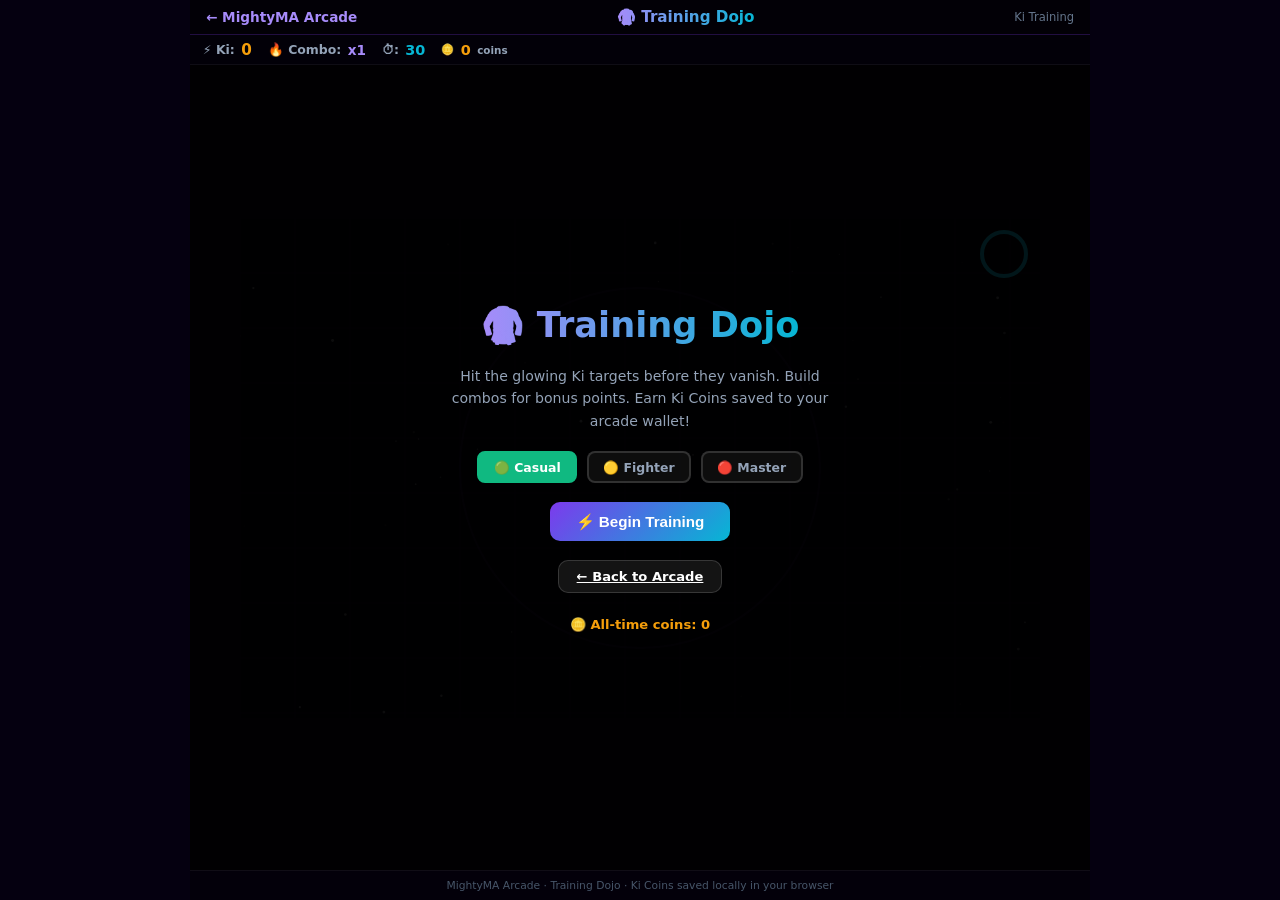
<file: training-dojo.html>
<!DOCTYPE html>
<html lang="en">
<head>
<meta charset="UTF-8"/>
<meta name="viewport" content="width=device-width,initial-scale=1.0,maximum-scale=1.0,user-scalable=no"/>
<title>Training Dojo | MightyMA Arcade</title>
<style>
*{margin:0;padding:0;box-sizing:border-box}
body{background:#050010;color:#fff;font-family:'Segoe UI',system-ui,sans-serif;overflow:hidden;height:100dvh;display:flex;flex-direction:column;align-items:center;justify-content:flex-start;user-select:none}
#topbar{width:100%;max-width:900px;display:flex;align-items:center;justify-content:space-between;padding:.5rem 1rem;background:rgba(0,0,0,.65);flex-shrink:0;z-index:10;border-bottom:1px solid rgba(124,58,237,.25)}
.back-link{color:#a78bfa;text-decoration:none;font-weight:700;font-size:.85rem}
.back-link:hover{color:#c4b5fd}
#topbar h1{font-size:.95rem;font-weight:900;background:linear-gradient(90deg,#a78bfa,#06b6d4);-webkit-background-clip:text;-webkit-text-fill-color:transparent;background-clip:text}
#hud{width:100%;max-width:900px;padding:.35rem .8rem;display:flex;align-items:center;gap:1rem;flex-wrap:wrap;background:rgba(0,0,0,.5);flex-shrink:0;z-index:10;border-bottom:1px solid rgba(255,255,255,.05)}
.hud-item{display:flex;align-items:center;gap:.4rem;font-size:.78rem;font-weight:700}
.hud-label{color:#94a3b8}
#scoreVal{color:#f59e0b;font-size:.95rem;font-weight:900}
#comboVal{color:#a78bfa;font-size:.85rem;font-weight:800}
#timerVal{color:#06b6d4;font-size:.9rem;font-weight:800}
#coinVal{color:#f59e0b;font-size:.9rem;font-weight:800}
#canvasWrap{position:relative;width:100%;max-width:900px;flex:1;min-height:0;display:flex;align-items:center;justify-content:center}
canvas{display:block;max-width:100%;max-height:100%;image-rendering:auto}
.screen{position:absolute;inset:0;display:flex;flex-direction:column;align-items:center;justify-content:center;gap:1.2rem;background:rgba(0,0,0,.88);z-index:20;padding:1.5rem;text-align:center}
.screen.hidden{display:none}
.screen h2{font-size:clamp(1.3rem,5vw,2.2rem);font-weight:900;background:linear-gradient(90deg,#a78bfa,#06b6d4);-webkit-background-clip:text;-webkit-text-fill-color:transparent;background-clip:text}
.screen p{color:#94a3b8;font-size:.88rem;max-width:380px;line-height:1.6}
.btn-dojo{background:linear-gradient(135deg,#7c3aed,#06b6d4);color:#fff;border:none;border-radius:10px;font-size:.95rem;font-weight:800;padding:.65rem 1.6rem;cursor:pointer;transition:all .2s}
.btn-dojo:hover{transform:scale(1.05);box-shadow:0 0 20px rgba(124,58,237,.5)}
.btn-dojo.secondary{background:rgba(255,255,255,.08);border:1px solid rgba(255,255,255,.15);font-size:.82rem;padding:.5rem 1.1rem}
.btn-dojo.secondary:hover{background:rgba(255,255,255,.14)}
.stat-row{display:flex;gap:1.5rem;justify-content:center;flex-wrap:wrap}
.stat-box{background:rgba(255,255,255,.05);border:1px solid rgba(255,255,255,.1);border-radius:10px;padding:.65rem 1.1rem;min-width:100px;text-align:center}
.stat-val{font-size:1.4rem;font-weight:900;color:#a78bfa}
.stat-lbl{font-size:.7rem;color:#94a3b8;text-transform:uppercase;letter-spacing:.06em;margin-top:.12rem}
.difficulty-row{display:flex;gap:.6rem;flex-wrap:wrap;justify-content:center}
.diff-btn{padding:.4rem .9rem;border-radius:8px;font-size:.78rem;font-weight:700;cursor:pointer;border:2px solid rgba(255,255,255,.15);background:rgba(255,255,255,.05);color:#94a3b8;font-family:inherit;transition:all .2s}
.diff-btn:hover{border-color:var(--sel-col,#7c3aed);color:#fff}
.diff-btn.active{background:var(--sel-col,#7c3aed);border-color:var(--sel-col,#7c3aed);color:#fff}
#coinNotice{font-size:.82rem;color:#f59e0b;font-weight:700;margin-top:.25rem}
</style>
</head>
<body>
<div id="topbar">
  <a class="back-link" href="index.html">← MightyMA Arcade</a>
  <h1>🥋 Training Dojo</h1>
  <span style="font-size:.72rem;color:#64748b">Ki Training</span>
</div>
<div id="hud">
  <div class="hud-item"><span class="hud-label">⚡ Ki:</span><span id="scoreVal">0</span></div>
  <div class="hud-item"><span class="hud-label">🔥 Combo:</span><span id="comboVal">x1</span></div>
  <div class="hud-item"><span class="hud-label">⏱:</span><span id="timerVal">30</span></div>
  <div class="hud-item"><span class="hud-label" style="font-size:.65rem">🪙</span><span id="coinVal">0</span><span class="hud-label" style="font-size:.65rem">coins</span></div>
</div>
<div id="canvasWrap">
  <canvas id="dojoCanvas"></canvas>
  <div class="screen" id="menuScreen">
    <h2>🥋 Training Dojo</h2>
    <p>Hit the glowing Ki targets before they vanish. Build combos for bonus points. Earn Ki Coins saved to your arcade wallet!</p>
    <div class="difficulty-row">
      <button class="diff-btn active" id="diffEasy" style="--sel-col:#10b981" onclick="setDiff('easy',this)">🟢 Casual</button>
      <button class="diff-btn" id="diffMed" style="--sel-col:#f59e0b" onclick="setDiff('med',this)">🟡 Fighter</button>
      <button class="diff-btn" id="diffHard" style="--sel-col:#ef4444" onclick="setDiff('hard',this)">🔴 Master</button>
    </div>
    <button class="btn-dojo" id="startBtn">⚡ Begin Training</button>
    <a href="index.html" class="btn-dojo secondary">← Back to Arcade</a>
    <div id="coinNotice">🪙 All-time coins: <span id="menuCoins">0</span></div>
  </div>
  <div class="screen hidden" id="resultScreen">
    <h2 id="resultTitle">Training Complete!</h2>
    <div class="stat-row">
      <div class="stat-box"><div class="stat-val" id="resScore">0</div><div class="stat-lbl">Ki Earned</div></div>
      <div class="stat-box"><div class="stat-val" id="resHits">0</div><div class="stat-lbl">Targets Hit</div></div>
      <div class="stat-box"><div class="stat-val" id="resCombo">x1</div><div class="stat-lbl">Best Combo</div></div>
      <div class="stat-box"><div class="stat-val" id="resCoins">0</div><div class="stat-lbl">🪙 Coins Won</div></div>
    </div>
    <div id="coinNotice2" style="font-size:.82rem;color:#f59e0b;font-weight:700"></div>
    <button class="btn-dojo" id="retryBtn">🔄 Train Again</button>
    <a href="mystery.html" class="btn-dojo secondary">⚡ Play Goten's Last Stand</a>
  </div>
</div>
<script>
const canvas=document.getElementById('dojoCanvas');
const ctx=canvas.getContext('2d');
const W=800,H=500;
canvas.width=W;canvas.height=H;
const DIFF_SETTINGS={
  easy:{duration:30,spawnRate:1.2,targetLife:2.2,maxTargets:4,pointsBase:10},
  med:{duration:30,spawnRate:0.75,targetLife:1.55,maxTargets:6,pointsBase:18},
  hard:{duration:30,spawnRate:0.5,targetLife:1.0,maxTargets:9,pointsBase:30}
};
const COIN_RATE=100;
const LS_COINS='mma_dojo_coins';
let diff='easy',state='menu';
let targets=[],particles=[],floats=[];
let score=0,hits=0,bestCombo=1,combo=0,comboTimer=0;
let timeLeft=30,lastTime=0,spawnTimer=0;
let bgStars=[];
for(let i=0;i<60;i++)bgStars.push({x:Math.random()*W,y:Math.random()*H,r:Math.random()*1.2+.3,t:Math.random()*Math.PI*2});
function randRange(a,b){return a+Math.random()*(b-a);}
function setDiff(d,btn){diff=d;document.querySelectorAll('.diff-btn').forEach(b=>b.classList.remove('active'));btn.classList.add('active');}
function getCoinTotal(){return parseInt(localStorage.getItem(LS_COINS)||'0');}
function addCoins(n){var c=getCoinTotal()+n;localStorage.setItem(LS_COINS,c);return c;}
const TARGET_TYPES=[
  {col:'#a78bfa',dark:'#6d28d9',points:1,radius:22},
  {col:'#f59e0b',dark:'#b45309',points:2,radius:17},
  {col:'#06b6d4',dark:'#0e7490',points:3,radius:13},
  {col:'#ef4444',dark:'#991b1b',points:5,radius:10}
];
function spawnTarget(){
  const cfg=DIFF_SETTINGS[diff];
  if(targets.length>=cfg.maxTargets)return;
  const t=TARGET_TYPES[Math.floor(Math.random()*TARGET_TYPES.length)];
  const margin=t.radius+12;
  targets.push({x:randRange(margin,W-margin),y:randRange(margin,H-margin),radius:t.radius,col:t.col,dark:t.dark,points:t.points,life:cfg.targetLife,maxLife:cfg.targetLife,pulse:Math.random()*Math.PI*2,hit:false,hitAlpha:0,scale:0});
}
function spawnParticles(x,y,col,n){
  for(let i=0;i<n;i++){const a=Math.random()*Math.PI*2,s=1.5+Math.random()*3;particles.push({x,y,vx:Math.cos(a)*s,vy:Math.sin(a)*s,r:2+Math.random()*3,col,life:0.5+Math.random()*0.4,maxLife:1});}
}
function spawnFloat(x,y,text,col){
  floats.push({x,y,text,col,life:1.0,vy:-1.2});
}
function drawBg(dt){
  ctx.fillStyle='#030008';ctx.fillRect(0,0,W,H);
  bgStars.forEach(s=>{s.t+=dt*1.2;ctx.fillStyle='rgba(255,255,255,'+(0.2+Math.sin(s.t)*0.2)+')';ctx.beginPath();ctx.arc(s.x,s.y,s.r,0,Math.PI*2);ctx.fill();});
  ctx.strokeStyle='rgba(124,58,237,0.07)';ctx.lineWidth=1;
  for(let x=0;x<W;x+=55){ctx.beginPath();ctx.moveTo(x,0);ctx.lineTo(x,H);ctx.stroke();}
  for(let y=0;y<H;y+=55){ctx.beginPath();ctx.moveTo(0,y);ctx.lineTo(W,y);ctx.stroke();}
  ctx.strokeStyle='rgba(124,58,237,0.12)';ctx.lineWidth=2;
  ctx.beginPath();ctx.arc(W/2,H/2,180,0,Math.PI*2);ctx.stroke();
}
function drawTarget(t,dt){
  if(t.hit)return;
  t.pulse+=dt*3;
  if(t.scale<1)t.scale=Math.min(1,t.scale+dt*6);
  const pct=t.life/t.maxLife;
  ctx.save();ctx.translate(t.x,t.y);ctx.scale(t.scale,t.scale);
  const glow=ctx.createRadialGradient(0,0,t.radius*.3,0,0,t.radius+10+Math.sin(t.pulse)*3);
  glow.addColorStop(0,t.col+'88');glow.addColorStop(1,'rgba(0,0,0,0)');
  ctx.fillStyle=glow;ctx.beginPath();ctx.arc(0,0,t.radius+14,0,Math.PI*2);ctx.fill();
  ctx.globalAlpha=0.4+pct*0.6;ctx.fillStyle=t.col;ctx.beginPath();ctx.arc(0,0,t.radius,0,Math.PI*2);ctx.fill();
  ctx.fillStyle=t.dark;ctx.beginPath();ctx.arc(0,0,t.radius*0.55,0,Math.PI*2);ctx.fill();
  ctx.globalAlpha=1;
  ctx.strokeStyle=t.col;ctx.lineWidth=3;ctx.lineCap='round';
  ctx.beginPath();ctx.arc(0,0,t.radius+4,-Math.PI/2,-Math.PI/2+pct*Math.PI*2);ctx.stroke();
  ctx.fillStyle='#fff';ctx.globalAlpha=0.9;
  ctx.font='bold '+(t.radius*0.7)+'px system-ui,sans-serif';
  ctx.textAlign='center';ctx.textBaseline='middle';
  ctx.fillText(t.points>1?'+'+t.points:'+Ki',0,0);
  ctx.globalAlpha=1;ctx.restore();
}
function drawParticle(p){ctx.save();ctx.globalAlpha=p.life/p.maxLife;ctx.fillStyle=p.col;ctx.beginPath();ctx.arc(p.x,p.y,p.r,0,Math.PI*2);ctx.fill();ctx.restore();}
function drawFloats(){floats.forEach(f=>{ctx.save();ctx.globalAlpha=f.life;ctx.fillStyle=f.col;ctx.font='bold 14px system-ui,sans-serif';ctx.textAlign='center';ctx.textBaseline='middle';ctx.fillText(f.text,f.x,f.y);ctx.restore();});}
function drawTimerRing(){
  const pct=timeLeft/DIFF_SETTINGS[diff].duration;
  const cx=W-36,cy=36,r=22;
  ctx.strokeStyle='rgba(255,255,255,.1)';ctx.lineWidth=4;ctx.beginPath();ctx.arc(cx,cy,r,0,Math.PI*2);ctx.stroke();
  ctx.strokeStyle=pct>0.4?'#06b6d4':(pct>0.2?'#f59e0b':'#ef4444');ctx.lineWidth=4;ctx.lineCap='round';
  ctx.beginPath();ctx.arc(cx,cy,r,-Math.PI/2,-Math.PI/2+pct*Math.PI*2);ctx.stroke();
}
function updateHUD(){
  document.getElementById('scoreVal').textContent=score.toLocaleString();
  document.getElementById('comboVal').textContent='x'+(combo+1);
  document.getElementById('timerVal').textContent=Math.ceil(timeLeft);
  document.getElementById('coinVal').textContent=getCoinTotal();
}
function update(dt){
  if(state!=='playing')return;
  const cfg=DIFF_SETTINGS[diff];
  timeLeft=Math.max(0,timeLeft-dt);
  if(timeLeft<=0){endGame();return;}
  spawnTimer+=dt;
  if(spawnTimer>=cfg.spawnRate){spawnTimer=0;spawnTarget();}
  if(combo>0){comboTimer+=dt;if(comboTimer>1.8){combo=0;comboTimer=0;updateHUD();}}
  targets.forEach(t=>{if(!t.hit){t.life-=dt;if(t.life<=0){t.hit=true;combo=0;comboTimer=0;updateHUD();}}else{if(t.hitAlpha>0)t.hitAlpha-=dt*4;}});
  targets=targets.filter(t=>!t.hit||t.hitAlpha>0);
  particles.forEach(p=>{p.x+=p.vx;p.y+=p.vy;p.life-=dt;p.vx*=0.9;p.vy*=0.9;});particles=particles.filter(p=>p.life>0);
  floats.forEach(f=>{f.y+=f.vy;f.life-=dt*1.1;});floats=floats.filter(f=>f.life>0);
  updateHUD();
}
function render(dt){
  drawBg(dt);
  targets.filter(t=>!t.hit).forEach(t=>drawTarget(t,dt));
  particles.forEach(drawParticle);
  drawFloats();
  drawTimerRing();
}
function hitAt(cx,cy){
  for(let i=targets.length-1;i>=0;i--){
    const t=targets[i];
    if(t.hit)continue;
    if(Math.sqrt((cx-t.x)**2+(cy-t.y)**2)<=t.radius+8){
      t.hit=true;t.hitAlpha=1.0;
      combo++;comboTimer=0;
      if(combo>bestCombo)bestCombo=combo;
      const pts=t.points*DIFF_SETTINGS[diff].pointsBase*(1+combo*0.15);
      score+=Math.round(pts);hits++;
      spawnParticles(t.x,t.y,t.col,8);
      spawnFloat(t.x,t.y-t.radius,combo>2?'COMBO x'+combo+' +'+Math.round(pts):'+'+Math.round(pts),combo>2?'#f59e0b':t.col);
      updateHUD();return true;
    }
  }
  return false;
}
function initGame(){
  targets=[];particles=[];floats=[];
  score=0;hits=0;bestCombo=1;combo=0;comboTimer=0;spawnTimer=0;
  timeLeft=DIFF_SETTINGS[diff].duration;
}
function endGame(){
  state='gameover';
  const coinsEarned=Math.floor(score/COIN_RATE);
  const newTotal=addCoins(coinsEarned);
  document.getElementById('resScore').textContent=score.toLocaleString();
  document.getElementById('resHits').textContent=hits;
  document.getElementById('resCombo').textContent='x'+bestCombo;
  document.getElementById('resCoins').textContent='+'+coinsEarned;
  document.getElementById('coinNotice2').textContent='Total Ki Coins: '+newTotal+' 🪙';
  document.getElementById('resultTitle').textContent=score>=500?'🏆 Excellent Training!':(score>=200?'⚡ Good Session!':'🥋 Keep Grinding!');
  document.getElementById('resultScreen').classList.remove('hidden');
}
function hideAllScreens(){
  ['menuScreen','resultScreen'].forEach(id=>document.getElementById(id).classList.add('hidden'));
}
function loop(ts){
  const dt=Math.min((ts-lastTime)/1000,0.05);
  lastTime=ts;update(dt);render(dt);
  requestAnimationFrame(loop);
}
function getCanvasPos(e){
  const r=canvas.getBoundingClientRect();
  return{x:(e.clientX-r.left)*W/r.width,y:(e.clientY-r.top)*H/r.height};
}
canvas.addEventListener('click',e=>{if(state==='playing'){const p=getCanvasPos(e);hitAt(p.x,p.y);}});
canvas.addEventListener('touchstart',e=>{
  e.preventDefault();
  if(state==='playing'){const t=e.touches[0];hitAt(...Object.values(getCanvasPos(t)));}
},{passive:false});
document.getElementById('startBtn').onclick=()=>{hideAllScreens();initGame();state='playing';};
document.getElementById('retryBtn').onclick=()=>{hideAllScreens();initGame();state='playing';};
document.getElementById('menuCoins').textContent=getCoinTotal();
document.getElementById('coinVal').textContent=getCoinTotal();
requestAnimationFrame(ts=>{lastTime=ts;requestAnimationFrame(loop);});
</script>
<div style="width:100%;max-width:900px;padding:.5rem 1rem;font-size:.67rem;color:#475569;text-align:center;background:rgba(0,0,0,.4);border-top:1px solid rgba(255,255,255,.05);flex-shrink:0">
  MightyMA Arcade &middot; Training Dojo &middot; Ki Coins saved locally in your browser
</div>
</body>
</html>
</file>
